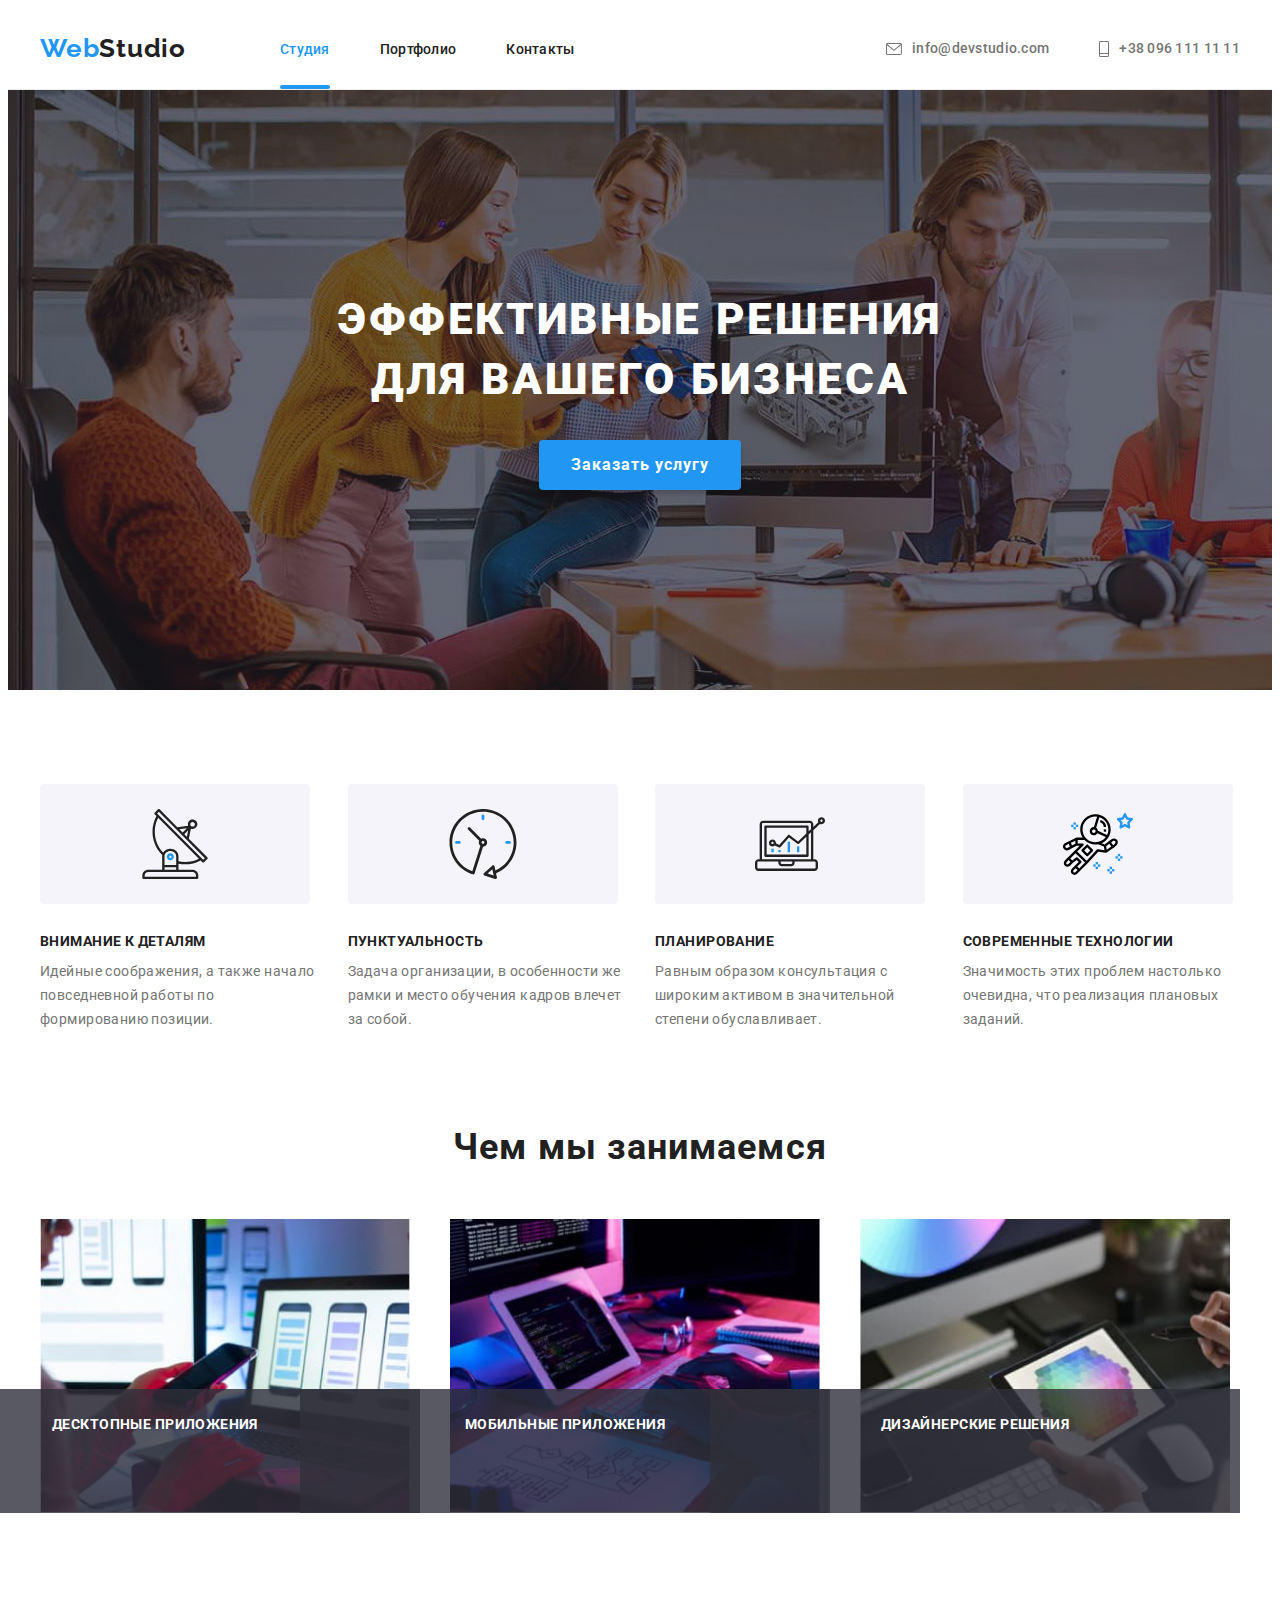
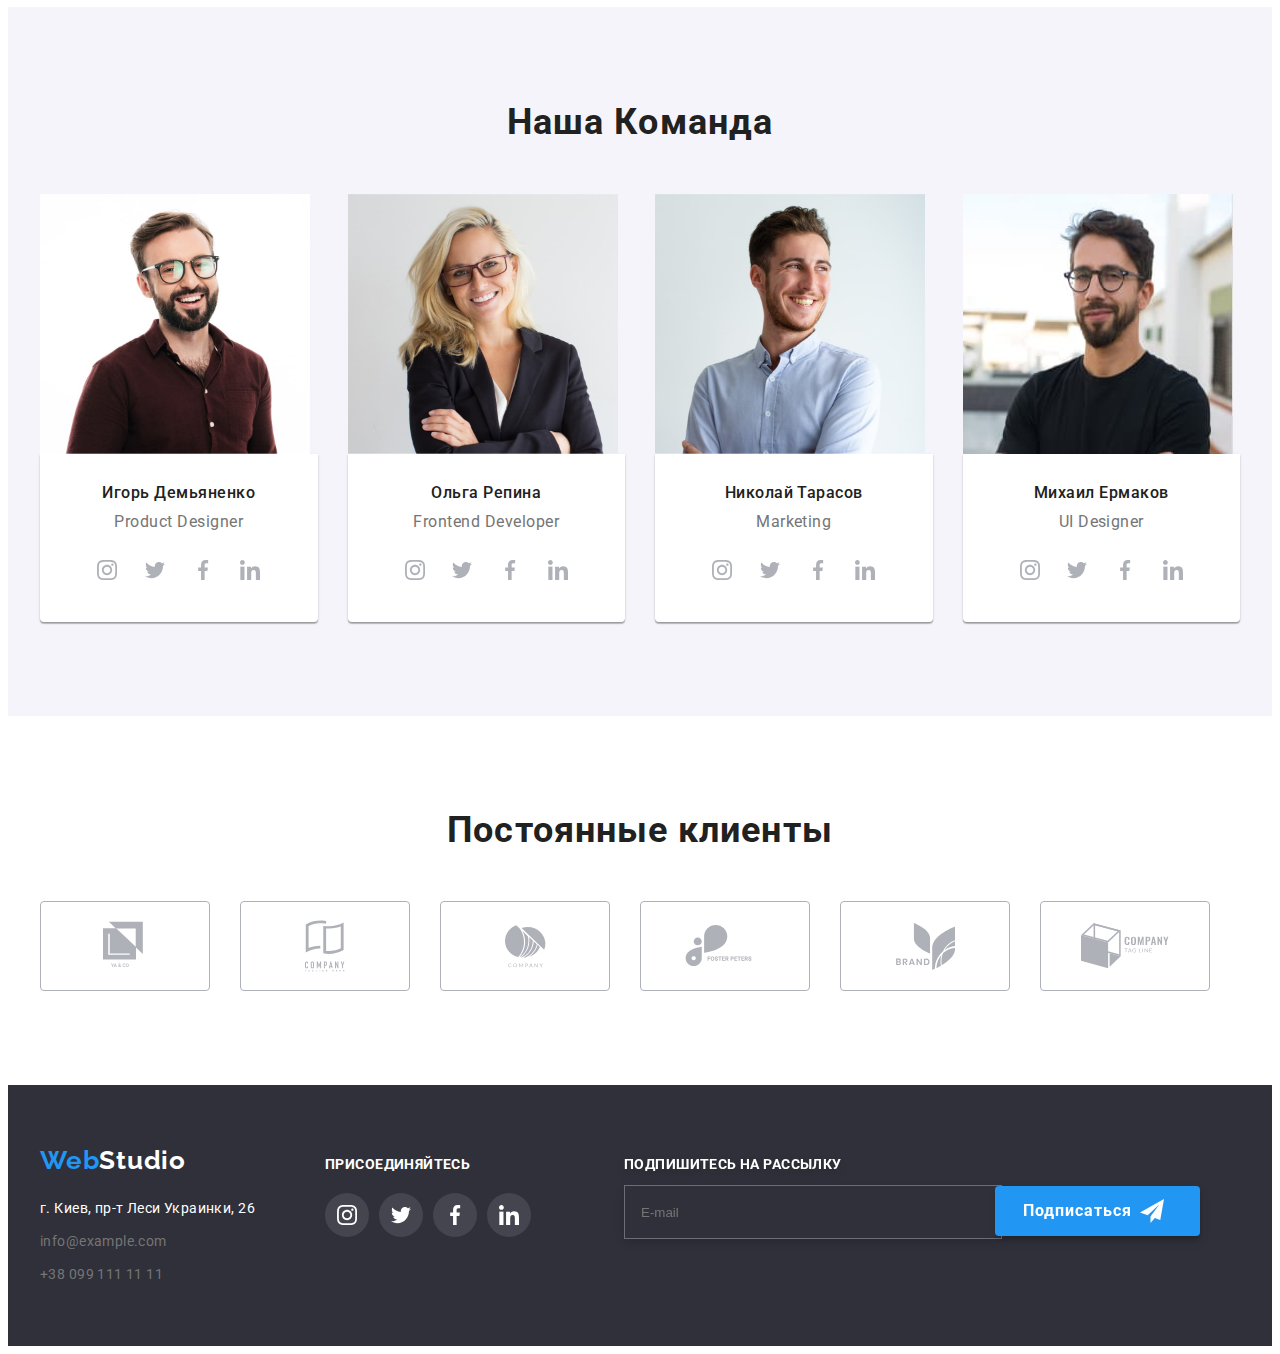
<file: index.html>
<!DOCTYPE html>
<html lang="ru">

<head>
    <link
        href="https://fonts.googleapis.com/css2?family=Raleway:wght@700&family=Roboto:wght@400;500;700;900&display=swap"
        rel="stylesheet">
    <meta charset="UTF-8">
    <link rel="stylesheet" href="https://cdnjs.cloudflare.com/ajax/libs/modern-normalize/1.0.0/modern-normalize.min.css"
        integrity="sha512-ISS7cAi1PEhQ8jnbJpJZMd29NlhNj4AWYyLOSp2CE/CsHxTCu+r+t0D2yoJudVrd0/8fTVPUVDzY5Tvli75u/g=="
        crossorigin="anonymous" />
    <meta http-equiv="X-UA-Compatible" content="IE=edge">
    <meta name="viewport" content="width=device-width, initial-scale=1.0">
    <link rel="stylesheet" href="./css/styles.css">
    <title>Веб-Студия</title>
</head>

<body>
            <header class="header">
                <div class="container">
                    <nav class="navigation link">
                        <a class="logo  link" href="./index.html" lang="en">
                            Web<span class="logo__header">Studio</span>
                        </a>
                        <ul class="navigation-list link list">
                            <li class="navidation-item">
                                <a class="navigation-link current link" href="./index.html">Студия</a>
                            </li>
                            <li class="navidation-item">
                                <a class=" navigation-link link" href="./portfolio.html">Портфолио</a>
                            </li>
                            <li class="navidation-item">
                                <a class=" navigation-link link" href="">Контакты</a>
                            </li>
                        </ul>
                    </nav>
                    <div class="tells">
                        <ul class="tell-list list">
                            <li class="tell-item">
                                <a class="tell link" href="mailto:info@devstudio.com">
                                    <svg class="tell-img" width="16" height="12">
                                        <use href="./images/sprite.svg#icon-envelope"></use>
                                    </svg>info@devstudio.com</a>
                            </li>
                            <li class="tell-item">
                                <a class="tell link " href="tel:+380961111111">
                                    <svg class="tell-img" width="10" height="16">
                                        <use href="./images/sprite.svg#icon-Vector"></use>
                                    </svg>+38 096 111 11 11</a>
                            </li>
                        </ul>
                    </div>
            
                </div>
            </header>
    <main>
        <!-- Hero -->
        <section class="heroo-color">
            <div class="container">
<h1 class="text">Эффективные решения <br> для вашего бизнеса</h1>
<button class="modal-btn" type="button" data-modal-open>Заказать услугу</button>
          </div>
       </section>
       <!-- FEATURES -->
        <section class="features">
            <div class="container">
        <ul class="features-list list ">
            <li class="features-item">
                <div class="features-icon">
                    <svg class="features-img" width="70" height="70">
                        <use href="./images/sprite.svg#icon-antenna-1"></use>
                    </svg>
                </div>
                
                <h3 class="features-list-item">Внимание к деталям</h3>
                <p class="features-text-item">Идейные соображения, а также начало повседневной
                    работы по формированию позиции.</p>
        
            </li>
            <li class="features-item">
                <div class="features-icon">
                    <svg class="features-img" width="70" height="70">
                        <use href="./images/sprite.svg#icon-clock-1"></use>
                    </svg>
                </div>
               
                <h3 class="features-list-item">Пунктуальность</h3>
                <p class="features-text-item">
                    Задача организации, в особенности же рамки и место обучения кадров влечет за собой.
                </p>
        
            </li>
            <li class="features-item">
                <div class="features-icon">
                    <svg class="features-img" width="70" height="70">
                        <use href="./images/sprite.svg#icon-diagram-1"></use>
                    </svg>
                </div>
                
                <h3 class="features-list-item">Планирование</h3>
                <p class="features-text-item">
                    Равным образом консультация с широким активом в значительной степени обуславливает.
                </p>
        
            </li>
            <li class="features-item">
                <div class="features-icon">
                    <svg class="features-img" width="70" height="70">
                        <use href="./images/sprite.svg#icon-astronaut-1"></use>
                    </svg>
                </div>
             
                <h3 class="features-list-item">Современные технологии</h3>
                <p class="features-text-item">
                    Значимость этих проблем настолько очевидна, что реализация плановых заданий.
                </p>
        
            </li>
        </ul>
            </div>
            
        </section>
        <!-- WHAT_ARE_WE_DOING -->
        <section class="wedoing-list link">
            <div class="container">
                <h2 class="wedoing-list-title">Чем мы занимаемся</h2>
                <ul class="work-list list">
                
                    <li class="work-item">
                        <div class="wedoing-style">
                        <img src="./images/what_are_we_doing/job1.jpg" alt="пример_работы" width="370" height="294">
                            <p class="item-wrapper">Десктопные приложения</p>
                         </div>
                        </li>
                    <li class="work-item">
                         <div class="wedoing-style">
                            <img src="./images/what_are_we_doing/job2.jpg" alt="пример_работы" width="370" height="294">
                            <p class="item-wrapper">Мобильные приложения</p>
                        </div>
                        </li>
                    <li class="work-item">
                        <div class="wedoing-style">
                            <img src="./images/what_are_we_doing/job3.jpg" alt="пример_работы" width="370" height="294">
                            <p class="item-wrapper">Дизайнерские решения</p>
                        </div>
                    </li>
                </ul>
            </div>
        </section>
        <!-- TEAM -->
        <section class="our-team list link">
            <div class="container">
          <h2 class="our-team-first">Наша Команда</h2>
           <ul class="team-list list">
                    <li class="team-item">
                        <img src="./images/team/team1.jpg" alt="Член_команды" width="270" height="260">
                        <div class="our-team-wrapper">
                        <h3 class="name-team">
                            Игорь Демьяненко
                        </h3>
                         <p lang="en" class="proffesion-our-team">Product Designer</p>
                        <ul class="team-list-icon list ">
                            <li class="team-icon-item">
                                <a href="" class="team-icon-link link list"><svg class="team-icon" width="20" height="20">
                                        <use href="./images/sprite.svg#icon-instagram"></use>
                                    </svg></a>
                            </li>
                            <li class="team-icon-item">
                                <a href="" class="team-icon-link link list"><svg class="team-icon" width="20" height="20">
                                        <use href="./images/sprite.svg#icon-twitter"></use>
                                    </svg></a>
                            </li>
                            <li class="team-icon-item">
                                <a href="" class="team-icon-link link list"><svg class="team-icon" width="20" height="20">
                                        <use href="./images/sprite.svg#icon-facebook"></use>
                                    </svg></a>
                            </li>
                            <li class="team-icon-item">
                                <a href="" class="team-icon-link link list"><svg class="team-icon" width="20" height="20">
                                        <use href="./images/sprite.svg#icon-linkedin"></use>
                                    </svg></a>
                            </li>
                        </ul>
                        </div>
                        
                    </li>
                    <li class="team-item">
                        <img src="images/team/team2.jpg" alt="Член_команды" width="270" height="260">
                        <div class="our-team-wrapper">
                            <h3 class="name-team">
                                Ольга Репина
                            </h3>
                            <p lang="en" class="proffesion-our-team">Frontend Developer</p>
                        <ul class="team-list-icon list ">
                            <li class="team-icon-item">
                                <a href="" class="team-icon-link link list"><svg class="team-icon" width="20" height="20">
                                        <use href="./images/sprite.svg#icon-instagram"></use>
                                    </svg></a>
                            </li>
                            <li class="team-icon-item">
                                <a href="" class="team-icon-link link list"><svg class="team-icon" width="20" height="20">
                                        <use href="./images/sprite.svg#icon-twitter"></use>
                                    </svg></a>
                            </li>
                            <li class="team-icon-item">
                                <a href="" class="team-icon-link link list"><svg class="team-icon" width="20" height="20">
                                        <use href="./images/sprite.svg#icon-facebook"></use>
                                    </svg></a>
                            </li>
                            <li class="team-icon-item">
                                <a href="" class="team-icon-link link list"><svg class="team-icon" width="20" height="20">
                                        <use href="./images/sprite.svg#icon-linkedin"></use>
                                    </svg></a>
                            </li>
                        </ul>
                        </div>
                    </li>
                    <li class="team-item">
                        <img src="./images/team/team3.jpg" alt="Член_команды" width="270" height="260">
                        <div class="our-team-wrapper">
                            <h3 class="name-team">
                                Николай Тарасов
                            </h3>
                            <p lang="en" class="proffesion-our-team">Marketing</p>
                    <ul class="team-list-icon list ">
                        <li class="team-icon-item">
                            <a href="" class="team-icon-link link list"><svg class="team-icon" width="20" height="20">
                                    <use href="./images/sprite.svg#icon-instagram"></use>
                                </svg></a>
                        </li>
                        <li class="team-icon-item">
                            <a href="" class="team-icon-link link list"><svg class="team-icon" width="20" height="20">
                                    <use href="./images/sprite.svg#icon-twitter"></use>
                                </svg></a>
                        </li>
                        <li class="team-icon-item">
                            <a href="" class="team-icon-link link list"><svg class="team-icon" width="20" height="20">
                                    <use href="./images/sprite.svg#icon-facebook"></use>
                                </svg></a>
                        </li>
                        <li class="team-icon-item">
                            <a href="" class="team-icon-link link list"><svg class="team-icon" width="20" height="20">
                                    <use href="./images/sprite.svg#icon-linkedin"></use>
                                </svg></a>
                        </li>
                    </ul>
                        </div>
                    </li>
                    <li class="team-item">
                        <img src="./images/team/team4.jpg" alt="Член_команды" width="270" height="260">
                        <div class="our-team-wrapper">
                            <h3 class="name-team">
                                Михаил Ермаков
                            </h3>
                            <p class="proffesion-our-team">UI Designer</p>
                        <ul class="team-list-icon list ">
                            <li class="team-icon-item">
                                <a href="" class="team-icon-link link list"><svg class="team-icon" width="20" height="20">
                                        <use href="./images/sprite.svg#icon-instagram"></use>
                                    </svg></a>
                            </li>
                            <li class="team-icon-item">
                                <a href="" class="team-icon-link link list"><svg class="team-icon" width="20" height="20">
                                        <use href="./images/sprite.svg#icon-twitter"></use>
                                    </svg></a>
                            </li>
                            <li class="team-icon-item">
                                <a href="" class="team-icon-link link list"><svg class="team-icon" width="20" height="20">
                                        <use href="./images/sprite.svg#icon-facebook"></use>
                                    </svg></a>
                            </li>
                            <li class="team-icon-item">
                                <a href="" class="team-icon-link link list"><svg class="team-icon" width="20" height="20">
                                        <use href="./images/sprite.svg#icon-linkedin"></use>
                                    </svg></a>
                            </li>
                        </ul>

                        </div>
                    </li>
                   </ul>
            </div>
           
        </section>
        <section class="clients list">
            <h2 class="clients-title">Постоянные клиенты</h2>
            <div class="container">
                <ul class="clients-list">
                    <li class="clients-item">
                        <a href="" class="clients-link list link">
                            <svg class="clients-icon" width="44" height="50">
                                <use
                                href="./images/sprite.svg#icon-logo-1">
                                </use>
                            </svg>
                        </a>
                    </li>
                    <li class="clients-item">
                        <a href="" class="clients-link link">
                            <svg class="clients-icon" width="40" height="52">
                                <use
                                href="./images/sprite.svg#icon-logo-2">
                                </use>
                            </svg>
                        </a>
                    </li>
                    <li class="clients-item">
                        <a href="" class="clients-link link">
                            <svg class="clients-icon" width="41" height="43">
                                <use
                                href="./images/sprite.svg#icon-logo-3">
                                </use>
                            </svg>
                        </a>
                    </li>
                    <li class="clients-item">
                        <a href="" class="clients-link link">
                            <svg class="clients-icon" width="80" height="42">
                                <use
                                href="./images/sprite.svg#icon-logo-4">
                                </use>
                            </svg>
                        </a>
                    </li>
                    <li class="clients-item">
                        <a href="" class="clients-link link">
                            <svg class="clients-icon" width="59" height="47">
                                <use href="./images/sprite.svg#icon-logo-5">
                                </use>
                            </svg>
                        </a>
                    </li>
                    <li class="clients-item">
                        <a href="" class="clients-link link">
                            <svg class="clients-icon" width="88" height="46">
                                <use href="./images/sprite.svg#icon-Object">
                                </use>
                            </svg>
                        </a>
                    </li>
                </ul>
             </div>
        </section>
    </main>
        <footer class="footer">
            <div class="container">
                <div class="footer-logo-box">
                    <a class="logo  link" href="./index.html" lang="en">Web<span class="footer-light footer-dark">Studio</span> </a>
                    <address class="address">
                        <ul class="list footer-list">
                            <li class="footer-address-list">
                                <a class="footer-address link" href="https://goo.gl/maps/CNWoaTKzeVFjFcxj6" target="_blank"
                                    rel="noopener noreferrer">г. Киев, пр-т Леси Украинки, 26</a>
                            </li>
                            <li class="footer-address-list">
                                <a class="footer-mail-tel link" href="mailto:info@example.com">info@example.com</a>
                            </li>
                            <li class="footer-address-list">
                                <a class="footer-mail-tel link" href="tel:+380991111111">+38 099 111 11 11</a>
                            </li>
                        </ul>
                    </address>
                </div>
                <div class="section-footer-social-list">
                    <p class="footer-link-title">Присоединяйтесь</p>
                    <ul class="footer-social-list list">
                        <li class="footer-social-list-item">
                            <a href="" class="footer-social-list-link">
                                <svg class="footer-social-list-icon" width="20" height="20">
                                    <use href="./images/sprite.svg#icon-instagram"></use>
                                </svg>
                            </a>
                        </li>
                        <li class="footer-social-list-item">
                            <a href="" class="footer-social-list-link">
                                <svg class="footer-social-list-icon" width="20" height="20">
                                    <use href="./images/sprite.svg#icon-twitter"></use>
                                </svg>
                            </a>
                        </li>
                        <li class="footer-social-list-item">
                            <a href="" class="footer-social-list-link">
                                <svg class="footer-social-list-icon" width="20" height="20">
                                    <use href="./images/sprite.svg#icon-facebook"></use>
                                </svg>
                            </a>
                        </li>
                        <li class="footer-social-list-item">
                            <a href="" class="footer-social-list-link">
                                <svg class="footer-social-list-icon" width="20" height="20">
                                    <use href="./images/sprite.svg#icon-linkedin"></use>
                                </svg>
                            </a>
                        </li>
                    </ul>
                </div>
                <div class="footer-form">
                    <form action="#" class="footer-form-wrapper">
                        <label class="footer-form-field" >
                            <b class="footer-form-title">Подпишитесь на рассылку</b>
                                <input type="email" name="footer-mail" class="footer-form-input" required placeholder="E-mail">
                        </label>
                        <button class="footer-form-btn" type="submit">Подписаться
                            <svg class="footer-form-icon" width="24" height="24">
                                <use href="./images/sprite.svg#icon-send"></use>
                            </svg>
                        </button>
                    </form>
                   </div>
            </div>
        </footer>
        <div class="backdrop is-hidden" data-modal>
            <div class="modal">
                <b class="modal-title">Оставьте свои данные, мы вам перезвоним</b>
                <button type="button" class="modal-close-btn" data-modal-close>
                    <svg class="close-icon" width="18" height="18">
                        <use href="./images/sprite.svg#icon-close"></use>
                    </svg>
                </button>
                <form action="#" class="modal-form">
                        <label class="modal-form-field">
                            Имя
                            <span class="modal-form-wrapper">
                            <input type="text" name="user-name" class="modal-form-input" required minlength="2">
                            <svg class="modal-form-icon" width="18" height="18">
                                <use href="./images/sprite.svg#icon-person"></use>
                            </svg>
                            </span>
                        </label>
                       <label class="modal-form-field">
                        Телефон
                        <span class="modal-form-wrapper">
                            <input type="tel" name="user-phone" class="modal-form-input" required pattern="[0-9]{3}-[0-9]{3}-[0-9]{2}-[0-9]{2}"
                                title="096-111-11-11">
                            <svg class="modal-form-icon" width="18" height="18">
                                <use href="./images/sprite.svg#icon-phone"></use>
                            </svg>
                        </span>
                    </label>
                       <label class="modal-form-field">
                        Почта
                        <span class="modal-form-wrapper">
                        <input type="email" name="user-mail" class="modal-form-input" required>
                        <svg class="modal-form-icon" width="18" height="18">
                            <use href="./images/sprite.svg#icon-email"></use>
                        </svg>
                        </span>
                    </label>
                <label class="modal-form-field">
                    Сообщение
                    <textarea name="user-masseg" class="modal-form-message" placeholder="Введите текст"></textarea>
                </label>
                <input type="checkbox" id="user-term" name="user-term" class="modal-form-term  visually-hidden" required>
                <label for="user-term" class="modal-form-chek-desk" >Соглашаюсь с рассылкой и принимаю&nbsp;<a class="check-desk-wrapper" href="">Условия договора</a></label>
                <button type="submit" class="modal-form-btn">Отправить</button>
                </form>
            </div>
        </div>
        <script src="./js/modal.js"></script>
</body>

</html>
</file>
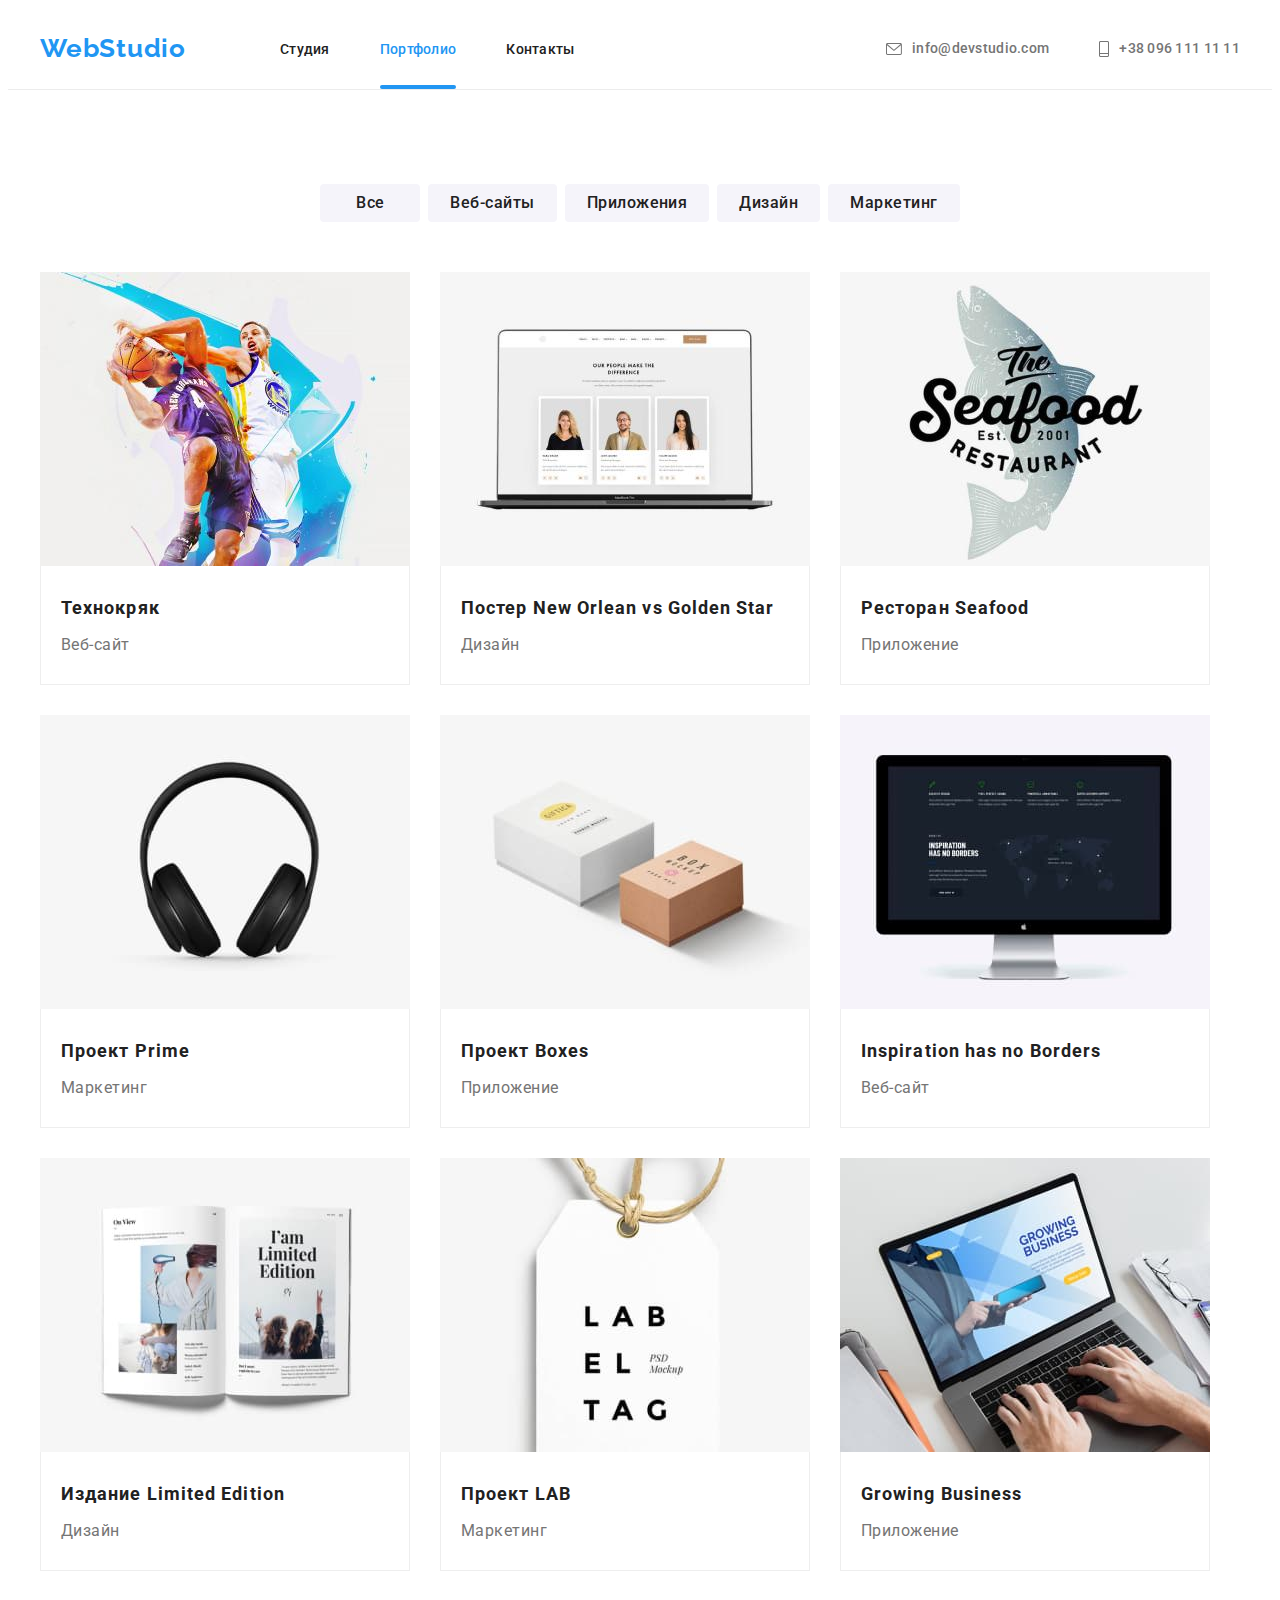
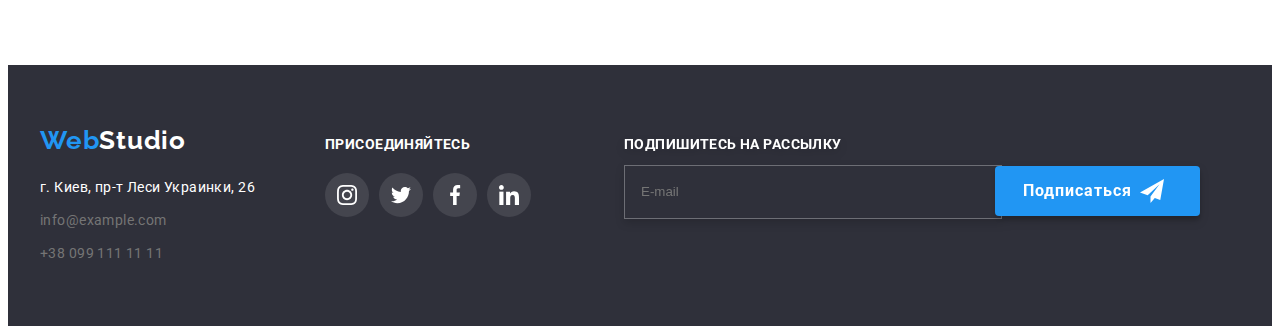
<file: portfolio.html>
<!DOCTYPE html>
<html lang="en">
<head>
    <link rel="stylesheet" href="https://cdnjs.cloudflare.com/ajax/libs/modern-normalize/1.0.0/modern-normalize.min.css"
        integrity="sha512-ISS7cAi1PEhQ8jnbJpJZMd29NlhNj4AWYyLOSp2CE/CsHxTCu+r+t0D2yoJudVrd0/8fTVPUVDzY5Tvli75u/g=="
        crossorigin="anonymous" />
        <link rel="preconnect" href="https://fonts.gstatic.com">
    <link href="https://fonts.googleapis.com/css2?family=Raleway:wght@700&family=Roboto:wght@400;500;700;900&display=swap"
        rel="stylesheet">
       <link rel="stylesheet" href="./css/styles.css">
    
    <meta charset="UTF-8">
    <meta http-equiv="X-UA-Compatible" content="IE=edge">
    <meta name="viewport" content="width=device-width, initial-scale=1.0">
    <title>Portfolio</title>
       </head>
        <body>
            <header class="header">
                <div class="container">
                    <nav class="navigation link">
                        <a class="logo  link" href="./index.html" lang="en">
                            Web<span class=" header-studio">Studio</span>
                        </a>
                        <ul class="navigation-list link list">
                            <li class="navidation-item">
                                <a class="navigation-link  link" href="./index.html">Студия</a>
                            </li>
                            <li class="navidation-item">
                                <a class=" navigation-link current link" href="./portfolio.html">Портфолио</a>
                            </li>
                            <li class="navidation-item">
                                <a class=" navigation-link link" href="">Контакты</a>
                            </li>
                        </ul>
                    </nav>
                    <div class="tells">
                    <ul class="tell-list list">
                        <li class="tell-item">
                             <a class="tell link" href="mailto:info@devstudio.com">
                                 <svg class="tell-img" width="16" height="12">
                                <use href="./images/sprite.svg#icon-envelope"></use>
                            </svg>info@devstudio.com</a> 
                        </li>
                        <li class="tell-item"> 
                            <a class="tell link " href="tel:+380961111111">
                                <svg class="tell-img" width="10" height="16">
                                <use href="./images/sprite.svg#icon-Vector"></use>
                            </svg>+38 096 111 11 11</a> 
                        </li>
                    </ul>
                    </div>
                   
                </div>
            </header>
            <main>
                <section class="main">
                   <div class="container">
                <ul class="main-list list">
                    <li class="list-btn">
                        <button class="main-btn" type="button">Все</button>
                    </li>
                    <li class="list-btn">
                        <button class="main-btn" type="button">Веб-сайты</button>
                    </li>
                    <li class="list-btn">
                        <button class="main-btn" type="button">Приложения</button>
                    </li>
                    <li class="list-btn">
                        <button class="main-btn" type="button">Дизайн</button>
                    </li>
                    <li class="list-btn">
                        <button class="main-btn" type="button">Маркетинг</button>
                    </li>
                </ul>
                <ul class="projekt-list list">
                    <li class="projekt-item">
                      <div class="projekt-link-wrapper">
                        <a href="#" class="projekt-list-stile">
                            <img src="./images/port_filtr/filtr1.jpg" alt="призентация" width="370" height="294">
                            <p class="overlay">Технокряк это современная площадка распространения коронавируса. Компании используют эту
                                платформу для цифрового
                                шпионажа и атак на защищённые сервера конкурентов.</p>
                                </a>
                      </div>
                     <div class="projekt-wrapper">
                            <h2 class="projekt-list-item">Технокряк</h2>
                            <p class="info-item">Веб-сайт</p>
                        </div>
                    
                    </li>
                    <li class="projekt-item">
                            <div class="projekt-link-wrapper">
                                <a href="#" class="projekt-list-stile">
                                    <img src="./images/port_filtr/filtr2.jpg" alt="презентация" width="370" height="294">
                                    <p class="overlay">Технокряк это современная площадка распространения коронавируса. Компании используют эту
                                        платформу для цифрового
                                        шпионажа и атак на защищённые сервера конкурентов.</p>
                                        </a>
                        </div>
                            <div class="projekt-wrapper">
                                <h2 class="projekt-list-item">Постер New Orlean vs Golden Star</h2>
                                <p class="info-item">Дизайн</p>
                            </div>
                        
                    </li>
                    <li class="projekt-item">
                       <div class="projekt-link-wrapper">
                            <a href="#" class="projekt-list-stile">
                                <img src="./images/port_filtr/filtr3.jpg" alt="призентация" width="370" height="294">
                                <p class="overlay">Технокряк это современная площадка распространения коронавируса. Компании используют эту
                                    платформу для цифрового
                                    шпионажа и атак на защищённые сервера конкурентов.</p>
                                    </a>
                       </div>
                            <div class="projekt-wrapper">
                                <h2 class="projekt-list-item">Ресторан Seafood</h2>
                                <p class="info-item">Приложение</p>
                            </div>
                        
                    </li>
                    <li class="projekt-item">
                        <div class="projekt-link-wrapper">
                            <a href="#" class="projekt-list-stile">
                                <img src="./images/port_filtr/filtr4.jpg" alt="призентация" width="370" height="294">
                                <p class="overlay">Технокряк это современная площадка распространения коронавируса. Компании используют эту
                                    платформу для цифрового
                                    шпионажа и атак на защищённые сервера конкурентов.</p>
                                    </a>
                        </div>
                            <div class="projekt-wrapper">
                                <h2 class="projekt-list-item">Проект Prime</h2>
                                <p class="info-item">Маркетинг</p>
                            </div>
                       
                    </li>
                    <li class="projekt-item">
                        <div class="projekt-link-wrapper">
                            <a href="#" class="projekt-list-stile">
                                <img src="./images/port_filtr/filtr5.jpg" alt="призентация" width="370" height="294">
                                <p class="overlay">Технокряк это современная площадка распространения коронавируса. Компании используют эту
                                    платформу для цифрового
                                    шпионажа и атак на защищённые сервера конкурентов.</p>
                                    </a>
                        </div>
                            <div class="projekt-wrapper">
                                <h2 class="projekt-list-item">Проект Boxes</h2>
                                <p class="info-item">Приложение</p>
                            </div>
                       
                    </li>
                    <li class="projekt-item">
                        <div class="projekt-link-wrapper">
                            <a href="#" class="projekt-list-stile">
                                <img src="./images/port_filtr/filtr6.jpg" alt="призентация" width="370" height="294">
                                <p class="overlay">Технокряк это современная площадка распространения коронавируса. Компании используют эту
                                    платформу для цифрового
                                    шпионажа и атак на защищённые сервера конкурентов.</p>
                                    </a>
                        </div>
                            <div class="projekt-wrapper">
                                <h2 class="projekt-list-item">Inspiration has no Borders</h2>
                                <p class="info-item">Веб-сайт</p>
                            </div>
                        

                    </li>
                    <li class="projekt-item">
                        <div class="projekt-link-wrapper">
                            <a href="#" class="projekt-list-stile">
                                <img src="./images/port_filtr/filtr7.jpg" alt="призентация" width="370" height="294">
                                <p class="overlay">Технокряк это современная площадка распространения коронавируса. Компании используют эту
                                    платформу для цифрового
                                    шпионажа и атак на защищённые сервера конкурентов.</p>
                                    </a>
                        </div>
                            <div class="projekt-wrapper">
                                <h2 class="projekt-list-item">Издание Limited Edition</h2>
                                <p class="info-item">Дизайн</p>
                            </div>
                        

                    </li>
                    <li class="projekt-item">
                        <div class="projekt-link-wrapper">
                            <a href="#" class="projekt-list-stile"> <img src="./images/port_filtr/filtr8.jpg" alt="призентация" width="370"
                                    height="294">
                                <p class="overlay">Технокряк это современная площадка распространения коронавируса. Компании используют эту
                                    платформу для цифрового
                                    шпионажа и атак на защищённые сервера конкурентов.</p>
                                    </a>
                        </div>
                            <div class="projekt-wrapper">
                                <h2 class="projekt-list-item">Проект LAB</h2>
                                <p class="info-item">Маркетинг</p>
                            </div>
                      
                    </li>
                    <li class="projekt-item">
                        <div class="projekt-link-wrapper">
                            <a href="#" class="projekt-list-stile">
                                <img src="./images/port_filtr/filtr9.jpg" alt="призентация" width="370" height="294">
                                <p class="overlay">Технокряк это современная площадка распространения коронавируса. Компании используют эту
                                    платформу для цифрового
                                    шпионажа и атак на защищённые сервера конкурентов.</p>
                                   </a>
                                    
                        </div>
                            
                            <div class="projekt-wrapper">
                                <h2 class="projekt-list-item">Growing Business</h2>
                                <p class="info-item">Приложение</p>
                            </div>
      
                
                    </li>
                </ul>
    </div>
             </section>
            </main>
<footer class="footer">
    <div class="container">
        <div class="footer-logo-box">
            <a class="logo  link" href="./index.html" lang="en">Web<span class="footer-light footer-dark">Studio</span>
            </a>
            <address class="address">
                <ul class="list footer-list">
                    <li class="footer-address-list">
                        <a class="footer-address link" href="https://goo.gl/maps/CNWoaTKzeVFjFcxj6" target="_blank"
                            rel="noopener noreferrer">г. Киев, пр-т Леси Украинки, 26</a>
                    </li>
                    <li class="footer-address-list">
                        <a class="footer-mail-tel link" href="mailto:info@example.com">info@example.com</a>
                    </li>
                    <li class="footer-address-list">
                        <a class="footer-mail-tel link" href="tel:+380991111111">+38 099 111 11 11</a>
                    </li>
                </ul>
            </address>
        </div>
        <div class="section-footer-social-list">
            <p class="footer-link-title">Присоединяйтесь</p>
            <ul class="footer-social-list list">
                <li class="footer-social-list-item">
                    <a href="" class="footer-social-list-link">
                        <svg class="footer-social-list-icon" width="20" height="20">
                            <use href="./images/sprite.svg#icon-instagram"></use>
                        </svg>
                    </a>
                </li>
                <li class="footer-social-list-item">
                    <a href="" class="footer-social-list-link">
                        <svg class="footer-social-list-icon" width="20" height="20">
                            <use href="./images/sprite.svg#icon-twitter"></use>
                        </svg>
                    </a>
                </li>
                <li class="footer-social-list-item">
                    <a href="" class="footer-social-list-link">
                        <svg class="footer-social-list-icon" width="20" height="20">
                            <use href="./images/sprite.svg#icon-facebook"></use>
                        </svg>
                    </a>
                </li>
                <li class="footer-social-list-item">
                    <a href="" class="footer-social-list-link">
                        <svg class="footer-social-list-icon" width="20" height="20">
                            <use href="./images/sprite.svg#icon-linkedin"></use>
                        </svg>
                    </a>
                </li>
            </ul>
        </div>
        <div class="footer-form">
            <form action="#" class="footer-form-wrapper">
                <label class="footer-form-field">
                    <b class="footer-form-title">Подпишитесь на рассылку</b>
                        <input type="email" name="footer-mail" class="footer-form-input" required placeholder="E-mail">
                </label>
                <button class="footer-form-btn" type="submit">Подписаться
                    <svg class="footer-form-icon" width="24" height="24">
                        <use href="./images/sprite.svg#icon-send"></use>
                    </svg>
                </button>
            </form>
             </div>
    </div>
</footer>
</body>
</html>
</file>
<file: css/styles.css>
:root {
  --main-font: "Roboto", sans-serif;
  --secondary-font: "Raleway", sans-serif;
  --accent-color: #2196f3;
  --text-decoration-color: #757575;
  --title-color: #212121;
  --secondary-color: #ffffff;
  --footer-color: #2f303a;
  --footer-link-kolor: rgba(255, 255, 255, 0.6);
  --bacgraund-color: #2f303a;
  --bacground-secon-color: #f5f4fa;
  --section-pt: 94px;
  --section-pb: 94px;
  --icon-color: #afb1b8;
}
body {
  font-family: var(--main-font);
  color: var(--title-color);
}
ul {
  list-style-type: none;
}
a {
  text-decoration: none;
}
h1,
h2,
h3,
h4,
h5,
h6,
p {
  margin: 0;
}

ul,
ol {
  margin: 0;
  padding: 0;
}

img {
  display: block;
}
.visually-hidden {
  position: absolute !important;
  clip: rect(1px 1px 1px 1px); /* IE6, IE7 */
  clip: rect(1px, 1px, 1px, 1px);
  padding: 0 !important;
  border: 0 !important;
  height: 1px !important;
  width: 1px !important;
  overflow: hidden;
}

.link {
  content: var(--accent-color);
  text-decoration: none;
}
.list {
  list-style: none;
  color: var(--text-decoration-color);
}

.adress {
  font-style: normal;
}
/* ------ header ---- */
.container {
  width: 1200px;
  margin: 0 auto;
  padding-left: 15px;
  padding-right: 15px;
}
.header .container {
  display: flex;
  align-items: center;
}
.header {
  display: flex;
  align-items: center;
  padding-top: 25px;
  padding-bottom: 25px;
  border-bottom: 1px solid #ececec;
}
.navigation {
  display: flex;
  align-items: center;
}
.navigation-list {
  display: flex;
  align-items: center;
  margin-left: 94px;
}
.tell:hover .tell-img,
.tell:focus .tell-img {
  fill: var(--accent-color);
}
.tell-img {
  fill: rgba(117, 117, 117, 1);
}

.tell-list {
  display: flex;
  align-items: center;
}
.tell-item:not(:last-child) {
  margin-right: 50px;
}

.navidation-item:not(:last-child) {
  margin-right: 50px;
}

.navigation-link:hover,
.navigation-link:focus {
  color: var(--accent-color);
}
.logo__header {
  color: var(--title-color);
}
.navigation-link {
  font-family: var(--main-font);
  font-weight: 500;
  font-size: 14px;
  line-height: 1.14;
  letter-spacing: 0.02em;
  color: var(--title-color);
  padding-top: 32px;
  padding-bottom: 32px;
  transition: color 250ms cubic-bezier(0.4, 0, 0.2, 1);
}
.current {
  position: relative;
  color: var(--accent-color);
}
.current::after {
  position: absolute;
  bottom: 0;
  left: 0;
  content: "";
  display: inline;
  width: 100%;
  height: 4px;
  border-radius: 2px;
  background: var(--accent-color);
}
.tells {
  display: flex;
  align-items: center;
  margin-left: auto;
}
.tell-img {
  margin-right: 10px;
  transition: fill 250ms cubic-bezier(0.4, 0, 0.2, 1);
}
.tell:hover,
.tell:focus {
  color: var(--accent-color);
}
.tell-img:hover,
.tell-img:focus {
  color: var(--accent-color);
}

.tell {
  display: flex;
  align-items: center;
  font-family: var(--main-font);
  font-weight: 500;
  font-size: 14px;
  line-height: 1.14;
  letter-spacing: 0.02em;
  color: var(--text-decoration-color);
  transition: color 250ms cubic-bezier(0.4, 0, 0.2, 1);
}

.logo {
  font-family: var(--secondary-font);
  font-weight: 700;
  font-size: 26px;
  line-height: 1.2;
  letter-spacing: 0.03em;
  color: var(--accent-color);
}
.current {
  color: var(--accent-color);
}
/* ------ end header ---- */
/* ----- hero------ */
.text {
  font-family: var(--main-font);
  font-weight: 900;
  font-size: 44px;
  line-height: 1.36;
  letter-spacing: 0.06em;
  text-transform: uppercase;
  color: var(--secondary-color);
}
.heroo-color {
  background-color: var(--bacgraund-color);
  background-image: linear-gradient(
      rgba(47, 48, 58, 0.4),
      rgba(47, 48, 58, 0.4)
    ),
    url(../images/hero/hero.jpg);
  background-size: cover;
  background-repeat: no-repeat;
  max-width: 1600px;
  margin: 0 auto;
}
.heroo-color .container {
  text-align: center;
  width: 1200px;
  padding: 200px 0;
}
.modal-btn {
  font-family: inherit;
  font-weight: 700;
  font-size: 16px;
  line-height: 1.9;
  letter-spacing: 0.06em;
  color: var(--secondary-color);
  cursor: pointer;
  background: var(--accent-color);
  box-shadow: 0px 4px 4px rgba(0, 0, 0, 0.15);
  border-radius: 4px;
  padding: 10px 32px;
  min-width: 200px;
  margin-top: 30px;
  border-style: none;
}

/* -----  end hero------ */

/* --- FEATURES ---*/
.features .container {
  width: 1200px;
  padding-top: 94px;
}
.features-list {
  display: flex;
  align-items: center;

  margin-left: -30px;
  margin-top: -30px;
}
.features-item {
  flex-basis: calc(100% / 4 - 30px);
  margin-left: 30px;
  margin-top: 30px;
}
.features-icon {
  display: flex;
  justify-content: center;
  align-items: center;
  margin-bottom: 30px;
  background-color: rgba(245, 244, 250, 1);
  border-radius: 4px;
  width: 270px;
  height: 120px;
}
.features-list-item {
  font-weight: 700;
  font-size: 14px;
  line-height: 1.14;
  letter-spacing: 0.03em;
  text-transform: uppercase;
  color: var(--title-color);
  margin-bottom: 10px;
}
.features-text-item {
  font-size: 14px;
  line-height: 1.7;
  letter-spacing: 0.03em;
  color: var(--text-decoration-color);
}
/* ---  end FEATURES ---*/
/* WHAT_ARE_WE_DOING */
.wedoing-list {
  padding-top: 94px;
}
.wedoing-list .container {
  width: 1200px;
  padding-bottom: 94px;
}
.work-list {
  display: flex;
  text-align: center;
  margin-left: -30px;
  margin-top: -30px;
}
.work-item {
  flex-basis: calc(100% / 3 - 30px);
  margin-left: 30px;
  margin-top: 30px;
}
.wedoing-style {
  position: relative;
}
.item-wrapper {
  position: absolute;
  bottom: 0;
  right: 0;
  text-transform: uppercase;
  font-family: var(--main-font);
  font-weight: 700;
  font-size: 14px;
  line-height: 16px;
  letter-spacing: 0.03em;
  color: #ffffff;
  padding: 27px 80px;
  background: rgba(47, 48, 58, 0.8);
  width: 370px;
  height: 70px;
}
.wedoing-list-title {
  font-weight: 700;
  font-size: 36px;
  line-height: 1.2;
  text-align: center;
  letter-spacing: 0.03em;
  margin-bottom: 50px;
  color: var(--title-color);
}
/* end WHAT_ARE_WE_DOING */
/* ---Team--- */
.our-team {
  align-items: center;
  padding-top: var(--section-pt);
  padding-bottom: var(--section-pb);
  background-color: var(--bacground-secon-color);
}
.our-team .container {
  width: 1200px;
}
.team-list {
  display: flex;
  text-align: center;
  margin-left: -30px;
  margin-top: -30px;
}
.team-item {
  flex-basis: calc(100% / 4 - 30px);
  margin-left: 30px;
  margin-top: 30px;
}
.team-icon-link:hover,
.team-icon-link:focus {
  background-color: var(--accent-color);
}
.team-icon-link:hover .team-icon,
.team-icon-link:focus .team-icon {
  fill: var(--secondary-color);
}

.team-list-icon {
  display: flex;
  align-items: center;
  justify-content: space-between;
  margin-top: 16px;
}
.team-icon {
  transition: fill 250ms cubic-bezier(0.4, 0, 0.2, 1);
}
.team-icon-link {
  display: flex;
  justify-content: center;
  align-items: center;
  width: 44px;
  height: 44px;
  border-radius: 50%;
  fill: var(--icon-color);
  transition: background-color 250ms cubic-bezier(0.4, 0, 0.2, 1);
}
.our-team-wrapper {
  padding: 30px 45px;
  background: var(--secondary-color);
  box-shadow: 0px 1px 3px rgba(0, 0, 0, 0.12), 0px 1px 1px rgba(0, 0, 0, 0.14),
    0px 2px 1px rgba(0, 0, 0, 0.2);
  border-radius: 0px 0px 4px 4px;
}

.our-team-first {
  text-align: center;
  font-weight: 700;
  font-size: 36px;
  line-height: 1.2;
  letter-spacing: 0.03em;
  color: var(--title-color);
  margin-bottom: 50px;
}
.name-team {
  font-weight: 500;
  font-size: 16px;
  line-height: 1.18;
  letter-spacing: 0.03em;
  margin-bottom: 10px;
  color: var(--title-color);
}
.proffesion-our-team {
  font-size: 16px;
  line-height: 1.18;
  letter-spacing: 0.03em;
  color: var(--text-decoration-color);
}
/* --- end Team--- */
/* ----clients---- */
.clients {
  padding-top: var(--section-pt);
  padding-bottom: var(--section-pt);
}
.clients-title {
  font-family: var(--main-font);
  font-weight: 700;
  font-size: 36px;
  line-height: 1.16;
  text-align: center;
  letter-spacing: 0.03em;
  color: var(--title-color);
}
.clients-link:hover,
.clients-link:focus {
  border: 1px solid rgba(33, 150, 243, 1);
}

.clients-link:hover .clients-icon,
.clients-link:focus .clients-icon {
  fill: var(--accent-color);
}
.clients-link {
  display: flex;
  align-items: center;
  justify-content: center;
  fill: var(--icon-color);
  border: 1px solid #afb1b8;
  box-sizing: border-box;
  border-radius: 4px;
  width: 170px;
  height: 90px;
  transition: border 250ms cubic-bezier(0.4, 0, 0.2, 1);
}
.clients-icon {
  transition: fill 250ms cubic-bezier(0.4, 0, 0.2, 1);
}
.clients-item:not(:first-child) {
  margin-left: 30px;
}

.clients-list {
  display: flex;
  align-items: center;
  margin-top: 50px;
}

/* ----end clients---- */
/* --footer-- */

.adress {
  display: flex;
  flex-direction: column;
  margin-top: 20px;
}
.footer-dark {
  color: var(--secondary-color);
}
.footer {
  display: flex;
  align-items: center;
  justify-content: center;
  background-color: var(--footer-color);
  padding-top: 60px;
  padding-bottom: 60px;
}

.footer .container {
  display: flex;
  align-items: baseline;
}
.footer-logo-box {
  margin-right: 70px;
}
.address {
  font-style: normal;
  margin-top: 20px;
}

.section-footer-social-list {
  position: relative;
  width: 206px;
  height: 80px;
  margin: 0;
  padding: 0;
  box-sizing: content-box;
}

.footer-link-title {
  font-family: var(--main-font);
  font-weight: 700;
  font-size: 14px;
  line-height: 1.14;
  letter-spacing: 0.03em;
  text-transform: uppercase;
  color: var(--secondary-color);
  margin-bottom: 20px;
}

.footer-social-list {
  display: flex;
  align-items: center;
  justify-content: center;
}

.footer-social-list-item:not(:last-child) {
  margin-right: 10px;
}

.footer-social-list-link {
  display: flex;
  align-items: center;
  justify-content: center;
  width: 44px;
  height: 44px;
  border-radius: 50%;
  fill: var(--secondary-color);
  background-color: rgba(255, 255, 255, 0.1);
  transition: background-color 250ms cubic-bezier(0.4, 0, 0.2, 1);
}

.footer-social-list-link:hover,
.footer-social-list-link:focus {
  fill: var(--secondary-color);
  background-color: var(--accent-color);
}

.footer-list {
  display: flex;
  flex-direction: column;
  justify-content: flex-start;
  align-items: flex-start;
}

.footer-address-list:not(:last-child) {
  margin-bottom: 9px;
}

.footer-address {
  font-weight: 400;
  font-size: 14px;
  line-height: 1.71;
  letter-spacing: 0.03em;
  color: var(--secondary-color);
}

.footer-mail-tel {
  font-weight: 400;
  font-size: 14px;
  line-height: 1.71;
  letter-spacing: 0.03em;
  color: var(--footer-mail-tel);
}

/* --end footer-- */
/* --- portfolio---- */
.main {
  padding-top: 94px;
  padding-bottom: 94px;
}
.main .container {
  width: 1200px;
  padding-left: 15px;
  padding-right: 15px;
}
.main-list {
  display: flex;
  margin-bottom: 50px;
  flex-direction: row;
  justify-content: center;
}
.list-btn:not(:last-child) {
  margin-right: 8px;
}

.projekt-list {
  display: flex;
  align-items: center;
  flex-wrap: wrap;
  margin-left: -30px;
  margin-top: -30px;
}

.main-btn:hover,
.main-btn:focus {
  color: var(--bacground-secon-color);
  background: var(--accent-color);
  box-shadow: 0px 3px 1px rgba(0, 0, 0, 0.1), 0px 1px 2px rgba(0, 0, 0, 0.08),
    0px 2px 2px rgba(0, 0, 0, 0.12);
}
.main-btn {
  padding: 6px 22px;
  font-family: inherit;
  font-weight: 500;
  font-size: 16px;
  line-height: 1.62;
  letter-spacing: 0.03em;
  color: var(--title-color);
  background: var(--bacground-secon-color);
  border-radius: 4px;
  border-style: none;
  min-width: 100px;
  cursor: pointer;
  transition: color 250ms cubic-bezier(0.4, 0, 0.2, 1),
    background-color 250ms cubic-bezier(0.4, 0, 0.2, 1),
    box-shadow 250ms cubic-bezier(0.4, 0, 0.2, 1);
}

.projekt-item:hover {
  filter: drop-shadow(0px 4px 4px rgba(0, 0, 0, 0.25));
}
.projekt-item {
  font-weight: 700;
  font-size: 18px;
  line-height: 2;
  letter-spacing: 0.06em;
  color: var(--title-color);
  background-color: var(--secondary-color);
  flex-basis: calc(100% / 9 - 30px);
  margin-left: 30px;
  margin-top: 30px;
  transition: filter 250ms linear, opacity 0ms linear 0ms;
}
.projekt-list-item {
  font-family: var(--main-font);
  font-weight: 700;
  font-size: 18px;
  line-height: 2;
  letter-spacing: 0.06em;
  color: var(--title-color);
  margin-bottom: 4px;
}
.projekt-wrapper {
  border: 1px solid rgba(238, 238, 238, 1);
  padding: 24px 20px;
  border-top: none;
}
.projekt-link-wrapper {
  position: relative;
}
.overlay {
  position: absolute;
  top: 0;
  left: 0;
  height: 100%;
  background: rgba(33, 150, 243, 0.9);
  font-family: var(--main-font);
  font-weight: 400;
  font-size: 18px;
  line-height: 1.55;
  letter-spacing: 0.03em;
  color: #ffffff;
  padding: 63px 24px;
  overflow: hidden;
  transform: rotateX(90deg);
  transform-origin: left bottom;
  opacity: 0;
  transition: transform 250ms cubic-bezier(0.4, 0, 0.2, 1);
}
.projekt-link-wrapper:hover .overlay,
.projekt-link-wrapper:focus .overlay {
  transform: rotateX(0deg);
  opacity: 1;
}
.projekt-item:hover .overlay,
.projekt-item:focus .overlay {
  transform: rotateX(0deg);
  opacity: 1;
}
.info-item {
  font-weight: 400;
  font-size: 16px;
  line-height: 1.87;
  letter-spacing: 0.03em;
  color: var(--text-decoration-color);
}

/* ----portfolio---- */
.backdrop {
  position: fixed;
  top: 0;
  left: 0;
  width: 100vw;
  height: 100vh;
  background-color: rgba(0, 0, 0, 0.2);
  transition: opacity 250ms cubic-bezier(0.4, 0, 0.2, 1),
    visibility 250ms cubic-bezier(0.4, 0, 0.2, 1),
    pointer-events 250ms cubic-bezier(0.4, 0, 0.2, 1);
}

.modal {
  position: absolute;
  top: 50%;
  left: 50%;
  transform: translate(-50%, -50%);
  width: 528px;
  height: 580px;
  background-color: #ffffff;
  padding: 40px;
}
.modal-close-btn {
  position: absolute;
  padding: 6px;
  top: 8px;
  right: 8px;
  width: 30px;
  height: 30px;
  background-color: transparent;
  border: 1px solid rgba(0, 0, 0, 0.1);
  border-radius: 50%;
  cursor: pointer;
  transition: fill 250ms cubic-bezier(0.4, 0, 0.2, 1);
}
.modal-close-btn:hover,
.modal-close-btn:focus {
  fill: var(--accent-color);
}
.is-hidden {
  opacity: 0;
  visibility: hidden;
  pointer-events: none;
}
.modal-form {
  display: flex;
  flex-direction: column;
}
.modal-form-input {
  width: 100%;
  height: 40px;
  border: 1px solid rgba(33, 33, 33, 0.2);
  border-radius: 4px;
  padding-left: 42px;
  transition: border-color 250ms cubic-bezier(0.4, 0, 0.2, 1);
}
.modal-form-input:focus {
  outline: none;
  border-color: var(--accent-color);
}
.modal-form-input:focus + .modal-form-icon {
  fill: var(--accent-color);
}
.modal-form-field {
  font-family: var(--main-font);
  font-weight: 400;
  font-size: 12px;
  line-height: 1.17;
  letter-spacing: 0.01em;
  color: #757575;
  padding-bottom: 4px;
}
.modal-form-field:not(:first-child) {
  padding-top: 10px;
}
.modal-title {
  display: flex;
  margin-bottom: 12px;
  font-family: var(--main-font);
  font-weight: 700;
  font-size: 20px;
  line-height: 1.15;
  text-align: center;
  letter-spacing: 0.03em;
  color: #212121;
}

.modal-form-wrapper {
  display: block;
  position: relative;
  margin-top: 4px;
}
.modal-form-icon {
  position: absolute;
  left: 12px;
  top: 50%;
  transform: translateY(-50%);
  display: block;
  transition: fill 250ms cubic-bezier(0.4, 0, 0.2, 1);
}
.modal-form-message {
  width: 100%;
  height: 120px;
  border: 1px solid rgba(33, 33, 33, 0.2);
  border-radius: 4px;
  padding: 12px 16px;
  resize: none;
  margin-top: 4px;
  transition: border-color 250ms cubic-bezier(0.4, 0, 0.2, 1);
}
.modal-form-message::placeholder {
  color: rgba(117, 117, 117, 0.5);
}
.modal-form-message:focus {
  outline: none;
  border-color: var(--accent-color);
}
.modal-form-chek-desk::before {
  display: block;
  margin-right: 8px;
  content: "";
  width: 16px;
  height: 16px;
  border: 1px solid #000000;
  cursor: pointer;
}

.modal-form-chek-desk {
  font-size: 14px;
  display: flex;
  margin-top: 20px;
  align-items: center;
  font-family: var(--main-font);
  font-weight: 400;
  line-height: 1.71;
  letter-spacing: 0.03em;
  color: #757575;
}
.check-desk-wrapper {
  font-family: var(--main-font);
  font-weight: 500;
  font-size: 12px;
  line-height: 1.17;
  letter-spacing: 0.03em;
  text-decoration-line: underline;
  color: #2196f3;
}
.modal-form-term:checked + .modal-form-chek-desk::before {
  background-color: var(--accent-color);
  background-image: url(../images/done.svg);
  background-position: center;
}
.modal-form-term:focus + .modal-form-chek-desk::before {
  box-shadow: 0 0 0 1px var(--accent-color);
}
.modal-form-btn {
  font-family: inherit;
  font-weight: 700;
  font-size: 16px;
  align-self: center;
  line-height: 1.9;
  letter-spacing: 0.06em;
  color: var(--secondary-color);
  cursor: pointer;
  background: var(--accent-color);
  box-shadow: 0px 4px 4px rgba(0, 0, 0, 0.15);
  border-radius: 4px;
  padding: 10px 32px;
  min-width: 200px;
  margin-top: 30px;
  border-style: none;
}
.footer-form {
  display: flex;
  margin-left: 93px;
  flex-direction: row;
  filter: drop-shadow(0px 4px 4px rgba(0, 0, 0, 0.15));
  border-radius: 4px;
}
.footer-form-wrapper {
  display: flex;
  position: relative;
  margin-top: 4px;
}
.footer-form-field {
  font-family: var(--main-font);
  font-weight: 400;
  font-size: 16px;
  line-height: 1.25;
  letter-spacing: 0.03em;
  color: rgba(255, 255, 255, 0.6);
  padding-bottom: 4px;
}
.footer-form-wrapper {
}
.footer-form-btn {
  display: flex;
  font-family: inherit;
  font-weight: 700;
  font-size: 16px;
  margin-left: 13px;
  align-items: center;
  align-self: center;
  line-height: 1.9;
  letter-spacing: 0.06em;
  color: var(--secondary-color);
  cursor: pointer;
  background: var(--accent-color);
  box-shadow: 0px 4px 4px rgba(0, 0, 0, 0.15);
  border-radius: 4px;
  margin-top: 22px;
  padding: 10px 28px;
  min-width: 200px;
  height: 50px;
  border-style: none;
}
.footer-form-input {
  background-color: var(--footer-color);
  width: 100%;
  height: 50px;
  border: 1px solid rgba(255, 255, 255, 0.3);
  padding-left: 16px;
  color: var(--secondary-color);
}
.footer-form-title {
  display: flex;
  margin-bottom: 12px;
  font-family: var(--main-font);
  font-weight: 700;
  font-size: 14px;
  line-height: 1.14;
  text-align: center;
  letter-spacing: 0.03em;
  text-transform: uppercase;
  color: #ffffff;
  width: 358px;
}
.footer-form-icon {
  margin-left: 10px;
  margin: 13px 8px;
}
</file>
